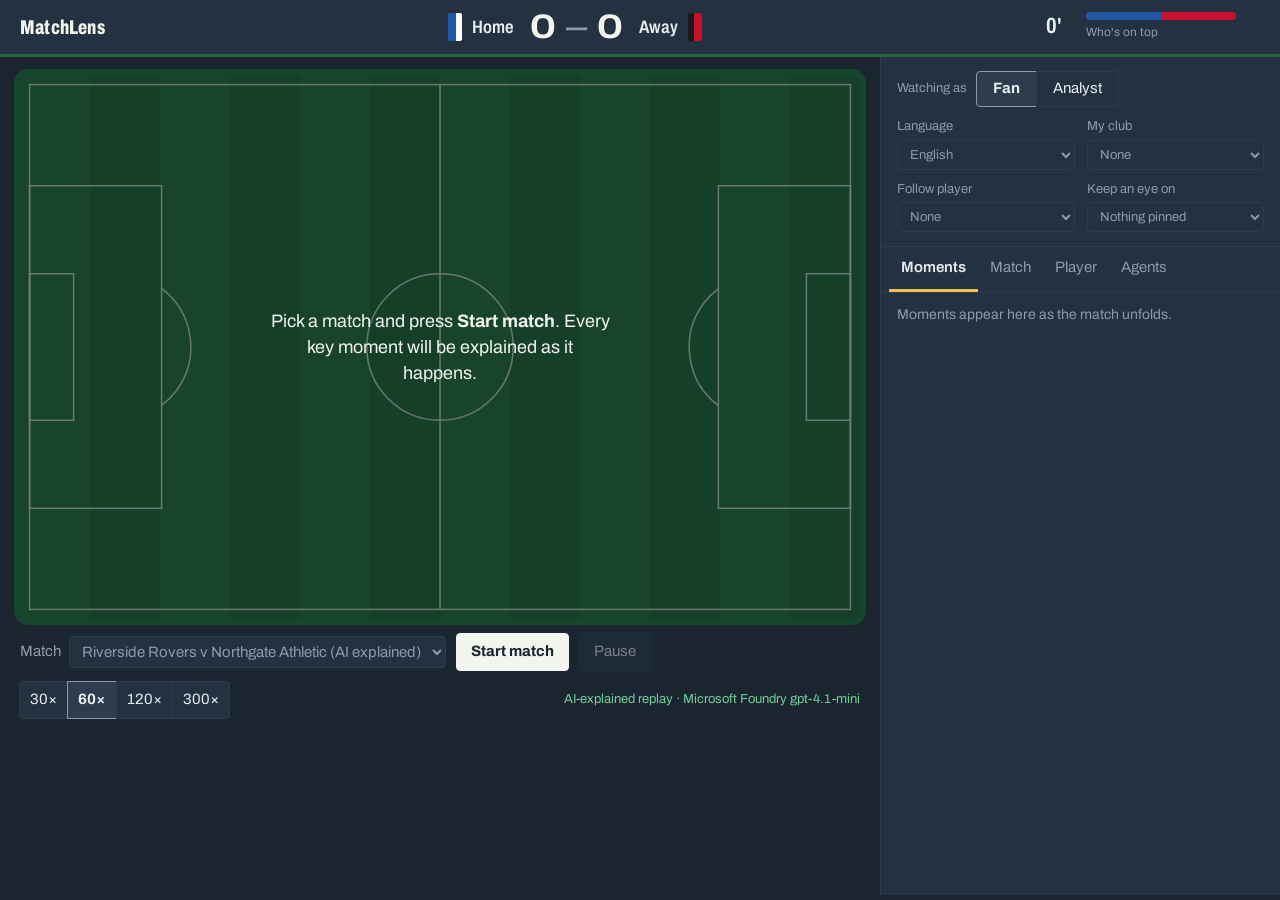
<file: docs/index.html>
<!doctype html>
<html lang="en">
<head>
  <meta charset="utf-8">
  <meta name="viewport" content="width=device-width, initial-scale=1">
  <title>MatchLens</title>
  <meta name="description" content="Live match intelligence: every key moment explained, in your language, your way.">
  <link rel="preconnect" href="https://fonts.googleapis.com">
  <link rel="preconnect" href="https://fonts.gstatic.com" crossorigin>
  <link href="https://fonts.googleapis.com/css2?family=Archivo:wdth,wght@62..125,300..900&display=swap" rel="stylesheet">
  <link rel="stylesheet" href="style.css">
</head>
<body>
  <header class="scoreboard" aria-live="polite">
    <div class="brand">MatchLens</div>
    <div class="score">
      <span class="team home"><i class="kit" id="kit-home"></i><span id="name-home">Home</span></span>
      <span class="digits"><b id="score-home">0</b><span class="dash">–</span><b id="score-away">0</b></span>
      <span class="team away"><span id="name-away">Away</span><i class="kit" id="kit-away"></i></span>
    </div>
    <div class="clock"><span id="clock">0'</span><span class="phase" id="phase" hidden></span></div>
    <div class="momentum" title="Share of attacking threat, last 5 minutes">
      <div class="bar"><span id="mom-home"></span><span id="mom-away"></span></div>
      <small>Who's on top</small>
    </div>
    <div class="focus-tile" id="focus-tile" hidden>
      <small id="focus-label"></small>
      <span id="focus-value"></span>
    </div>
  </header>

  <main class="layout">
    <section class="stage">
      <div class="pitch-wrap">
        <canvas id="pitch" aria-label="Live pitch view with player positions"></canvas>
        <div class="overlay corner_badge" id="ov-corner_badge" hidden></div>
        <div class="overlay full_banner" id="ov-full_banner" hidden></div>
        <div class="overlay lower_third" id="ov-lower_third" hidden></div>
        <div class="empty" id="empty">
          <p>Pick a match and press <b>Start match</b>. Every key moment will be explained as it happens.</p>
        </div>
      </div>

      <div class="controls">
        <label>Match <select id="match-select"></select></label>
        <button id="new-match" type="button" class="quiet">New match</button>
        <button id="start" type="button" class="primary">Start match</button>
        <button id="pause" type="button" disabled>Pause</button>
        <div class="speed" role="group" aria-label="Playback speed">
          <button type="button" data-speed="30">30×</button>
          <button type="button" data-speed="60" aria-pressed="true">60×</button>
          <button type="button" data-speed="120">120×</button>
          <button type="button" data-speed="300">300×</button>
        </div>
        <span class="ai-status" id="ai-status"></span>
      </div>
    </section>

    <aside class="panel">
      <form class="viewer" id="viewer" aria-label="Your viewing preferences">
        <div class="seg" role="group" aria-label="Watching as">
          <span class="seg-label">Watching as</span>
          <button type="button" data-mode="casual" aria-pressed="true">Fan</button>
          <button type="button" data-mode="analyst" aria-pressed="false">Analyst</button>
        </div>
        <label>Language <select id="language"></select></label>
        <label>My club <select id="fav-club"><option value="">None</option></select></label>
        <label>Follow player <select id="fav-player"><option value="">None</option></select></label>
        <label>Keep an eye on <select id="focus-metric">
          <option value="">Nothing pinned</option>
          <option value="xg">Chance quality (xG)</option>
          <option value="possession">Possession</option>
          <option value="shots">Shots</option>
          <option value="pressures">Pressing, last 5 min</option>
          <option value="pass_accuracy">Pass accuracy</option>
          <option value="distance_km">Distance run</option>
        </select></label>
      </form>

      <nav class="tabs" role="tablist">
        <button role="tab" aria-selected="true" data-tab="moments">Moments</button>
        <button role="tab" aria-selected="false" data-tab="match">Match</button>
        <button role="tab" aria-selected="false" data-tab="player">Player</button>
        <button role="tab" aria-selected="false" data-tab="agents">Agents</button>
      </nav>

      <div class="tab" id="tab-moments" role="tabpanel">
        <ol class="feed" id="feed"><li class="hint">Moments appear here as the match unfolds.</li></ol>
      </div>
      <div class="tab" id="tab-match" role="tabpanel" hidden>
        <div id="recap"></div>
        <h3>Momentum</h3>
        <canvas id="momentum-chart" height="90" aria-label="Momentum over the match"></canvas>
        <div id="team-stats"></div>
        <h3>Download the data</h3>
        <p class="hint" id="dl-note">Pick a match to download its data.</p>
        <div class="downloads" id="downloads"></div>
      </div>
      <div class="tab" id="tab-player" role="tabpanel" hidden>
        <div id="player-card"><p class="hint">Choose a player to follow above, or click one in the feed.</p></div>
      </div>
      <div class="tab" id="tab-agents" role="tabpanel" hidden>
        <ol class="pipeline" id="pipeline">
          <li data-agent="TacticalAnalyst">Tactical Analyst</li>
          <li data-agent="BroadcastNarrator">Narrator</li>
          <li data-agent="FactChecker">Fact Checker</li>
          <li data-agent="Localizer">Localizer</li>
        </ol>
        <p class="pipeline-side"><span data-agent="RecapWriter">Recap Writer</span><span data-agent="Personalizer">Personalizer</span><span data-agent="PlayerSpotlight">Player Spotlight</span></p>
        <div id="agent-summary" class="hint"></div>
        <ol class="trace" id="trace"></ol>
      </div>
    </aside>
  </main>

  <script src="static.js"></script>
  <script src="app.js"></script>
</body>
</html>
</file>
<file: docs/style.css>
:root {
  --turf: #1e5b3b;
  --turf-2: #22663f;
  --chalk: #f2f4ee;
  --stand: #1b2530;
  --stand-2: #233140;
  --stand-3: #2d3d4e;
  --text: #e8edf0;
  --muted: #8e9ba7;
  --flood: #f2c14e;
  --home: #1e5aa8;
  --home-2: #ffffff;
  --away: #c8102e;
  --away-2: #1a1a1a;
  --ok: #6fcf97;
  --warn: #f2994a;
  --radius-s: 4px;
  --radius-m: 8px;
  font-family: "Archivo", system-ui, sans-serif;
  font-variation-settings: "wdth" 100;
  color: var(--text);
  background: var(--stand);
}

* { box-sizing: border-box; }
body { margin: 0; min-height: 100vh; background: var(--stand); font-size: 15px; line-height: 1.45; }
button, select { font: inherit; color: inherit; }
:focus-visible { outline: 2px solid var(--flood); outline-offset: 2px; }
[hidden] { display: none !important; }

/* ------------------------------------------------ scoreboard */
.scoreboard {
  display: grid;
  grid-template-columns: auto 1fr auto auto auto;
  align-items: center;
  gap: 24px;
  padding: 10px 20px;
  background: var(--stand-2);
  border-bottom: 3px solid var(--turf-2);
}
.brand { font-weight: 800; font-variation-settings: "wdth" 70; font-size: 20px; letter-spacing: .01em; color: var(--chalk); }
.score { display: flex; align-items: center; justify-content: center; gap: 16px; min-width: 0; }
.team { display: flex; align-items: center; gap: 10px; font-weight: 600; font-variation-settings: "wdth" 80; font-size: 18px; min-width: 0; }
.team span { white-space: nowrap; overflow: hidden; text-overflow: ellipsis; }
.team.fav span { color: var(--flood); }
.kit { width: 14px; height: 28px; border-radius: 2px; display: inline-block; flex: none; }
#kit-home { background: linear-gradient(90deg, var(--home) 60%, var(--home-2) 60%); }
#kit-away { background: linear-gradient(90deg, var(--away-2) 40%, var(--away) 40%); }
.digits { font-weight: 900; font-variation-settings: "wdth" 125; font-size: 34px; line-height: 1; color: var(--chalk); display: flex; gap: 10px; font-variant-numeric: tabular-nums; }
.dash { color: var(--muted); font-weight: 400; }
.clock { display: flex; flex-direction: column; align-items: center; font-weight: 700; font-variation-settings: "wdth" 75; font-size: 22px; font-variant-numeric: tabular-nums; }
.phase { font-size: 12px; font-weight: 600; padding: 1px 8px; border-radius: 10px; background: var(--stand-3); color: var(--text); }
.phase.chaos { background: var(--warn); color: #1b1b1b; }
.momentum { width: 150px; display: flex; flex-direction: column; gap: 4px; }
.momentum small, .focus-tile small { color: var(--muted); font-size: 12px; }
.momentum .bar { display: flex; height: 8px; border-radius: 4px; overflow: hidden; background: var(--stand-3); }
#mom-home { background: var(--home); width: 50%; transition: width .8s ease; }
#mom-away { background: var(--away); width: 50%; transition: width .8s ease; }
.focus-tile { display: flex; flex-direction: column; min-width: 110px; }
#focus-value { font-weight: 700; font-variation-settings: "wdth" 80; font-variant-numeric: tabular-nums; }

/* ------------------------------------------------ layout */
.layout { display: grid; grid-template-columns: minmax(0, 1fr) 400px; gap: 0; min-height: calc(100vh - 62px); }
.stage { padding: 18px 20px; display: flex; flex-direction: column; gap: 14px; min-width: 0; }
.panel { background: var(--stand-2); border-left: 1px solid var(--stand-3); display: flex; flex-direction: column; min-height: 0; max-height: calc(100vh - 62px); }

/* ------------------------------------------------ pitch */
.pitch-wrap { position: relative; width: 100%; aspect-ratio: 105 / 68; border-radius: var(--radius-m); overflow: hidden; background: var(--turf); box-shadow: 0 0 0 6px #17462e; }
#pitch { width: 100%; height: 100%; display: block; }
.empty { position: absolute; inset: 0; display: grid; place-items: center; text-align: center; padding: 24px; background: rgba(15, 40, 26, .55); }
.empty p { max-width: 34ch; font-size: 18px; color: var(--chalk); margin: 0; }

.overlay { position: absolute; color: var(--chalk); background: rgba(16, 24, 32, .92); border-radius: var(--radius-s); }
.overlay .cap { font-weight: 800; font-variation-settings: "wdth" 72; line-height: 1.1; }
.overlay .sub { font-size: 14px; color: #cfd8de; margin-top: 4px; }
.overlay .why { font-size: 13px; color: var(--flood); margin-top: 4px; }
.overlay .meta { font-size: 12px; color: var(--muted); font-variation-settings: "wdth" 75; }
.overlay[dir="rtl"] { text-align: right; }

.overlay.lower_third { left: 4%; right: 18%; bottom: 5%; padding: 10px 16px 12px 22px; border-left: 6px solid var(--edge, var(--flood)); }
.overlay.lower_third .cap { font-size: clamp(18px, 2.2vw, 28px); }
.overlay.full_banner { left: 10%; right: 10%; top: 50%; transform: translateY(-50%); padding: 18px 26px; text-align: center; border-top: 6px solid var(--edge, var(--flood)); }
.overlay.full_banner .cap { font-size: clamp(22px, 2.6vw, 36px); font-variation-settings: "wdth" 66; }
.overlay.corner_badge { right: 2.5%; top: 4%; max-width: 38%; padding: 8px 12px; border-right: 4px solid var(--edge, var(--flood)); }
.overlay.corner_badge .cap { font-size: clamp(14px, 1.4vw, 18px); }
.overlay.show { animation: land .35s ease-out; }
@keyframes land { from { opacity: 0; translate: 0 8px; } to { opacity: 1; translate: 0 0; } }

/* ------------------------------------------------ controls */
.controls { display: flex; flex-wrap: wrap; align-items: center; gap: 10px; }
.controls label { display: flex; align-items: center; gap: 8px; color: var(--muted); min-width: 0; max-width: 100%; }
.controls select { min-width: 0; text-overflow: ellipsis; }
select { background: var(--stand-2); border: 1px solid var(--stand-3); border-radius: var(--radius-s); padding: 6px 8px; max-width: 100%; }
button { background: var(--stand-2); border: 1px solid var(--stand-3); border-radius: var(--radius-s); padding: 7px 14px; cursor: pointer; }
button:hover:not(:disabled) { border-color: var(--muted); }
button:disabled { opacity: .45; cursor: default; }
button.primary { background: var(--chalk); color: var(--stand); border-color: var(--chalk); font-weight: 700; }
button.quiet { background: transparent; }
.speed { display: inline-flex; }
.speed button { border-radius: 0; margin-left: -1px; padding: 7px 10px; }
.speed button:first-child { border-radius: var(--radius-s) 0 0 var(--radius-s); }
.speed button:last-child { border-radius: 0 var(--radius-s) var(--radius-s) 0; }
.speed button[aria-pressed="true"], .seg button[aria-pressed="true"] { background: var(--stand-3); border-color: var(--muted); font-weight: 700; }
.ai-status { color: var(--muted); font-size: 13px; margin-left: auto; }
.ai-status.live { color: var(--ok); }

/* ------------------------------------------------ panel */
.viewer { display: grid; grid-template-columns: 1fr 1fr; gap: 10px 12px; padding: 14px 16px; border-bottom: 1px solid var(--stand-3); }
.viewer label { display: flex; flex-direction: column; gap: 4px; font-size: 13px; color: var(--muted); min-width: 0; }
.seg { grid-column: 1 / -1; display: flex; align-items: center; gap: 0; }
.seg-label { color: var(--muted); font-size: 13px; margin-right: 10px; }
.seg button { border-radius: 0; margin-left: -1px; padding: 6px 16px; }
.seg button[data-mode="casual"] { border-radius: var(--radius-s) 0 0 var(--radius-s); }
.seg button[data-mode="analyst"] { border-radius: 0 var(--radius-s) var(--radius-s) 0; }

.tabs { display: flex; border-bottom: 1px solid var(--stand-3); padding: 0 8px; }
.tabs button { background: none; border: none; border-bottom: 3px solid transparent; border-radius: 0; padding: 10px 12px; color: var(--muted); }
.tabs button[aria-selected="true"] { color: var(--text); border-bottom-color: var(--flood); font-weight: 600; }
.tab { overflow-y: auto; padding: 12px 16px 24px; flex: 1; min-height: 0; }
.tab h3 { font-size: 14px; font-weight: 700; margin: 16px 0 6px; color: var(--muted); }
.hint { color: var(--muted); font-size: 14px; list-style: none; }

.feed { list-style: none; margin: 0; padding: 0; display: flex; flex-direction: column; }
.feed li.moment { padding: 10px 0 12px 12px; border-left: 3px solid var(--edge, var(--stand-3)); border-bottom: 1px solid var(--stand-3); margin-bottom: 2px; }
.feed li.moment.big { background: rgba(242, 193, 78, .06); }
.feed .row { display: flex; gap: 8px; align-items: baseline; }
.feed .t { font-weight: 700; font-variation-settings: "wdth" 75; color: var(--muted); font-variant-numeric: tabular-nums; min-width: 42px; }
.feed .cap { font-weight: 700; font-variation-settings: "wdth" 85; }
.feed .txt { margin: 4px 0 0 50px; color: #cdd6dc; font-size: 14px; }
.feed .why { margin: 6px 0 0 50px; font-size: 13px; color: var(--flood); }
.feed .tags { margin: 6px 0 0 50px; display: flex; gap: 6px; flex-wrap: wrap; }
.badge { font-size: 11px; padding: 1px 7px; border-radius: 9px; background: var(--stand-3); color: var(--muted); }
.badge.ok { color: var(--ok); }
.badge.fav { background: var(--flood); color: #1b1b1b; }
.badge.pending { color: var(--warn); }
.link { background: none; border: none; padding: 0; color: var(--text); text-decoration: underline; text-underline-offset: 2px; cursor: pointer; }

.recap { padding: 12px 14px; border-left: 4px solid var(--flood); background: var(--stand); border-radius: var(--radius-s); margin-bottom: 8px; }
.recap h4 { margin: 0 0 6px; font-size: 17px; font-variation-settings: "wdth" 80; }
.recap p { margin: 6px 0; font-size: 14px; color: #cdd6dc; }
.recap ul { margin: 6px 0; padding-left: 18px; font-size: 13px; color: #cdd6dc; }
#momentum-chart { width: 100%; height: 90px; display: block; background: var(--stand); border-radius: var(--radius-s); }
.stat { display: grid; grid-template-columns: 52px 1fr 52px; gap: 8px; align-items: center; margin: 8px 0; font-variant-numeric: tabular-nums; }
.stat .lbl { grid-column: 1 / -1; text-align: center; font-size: 12px; color: var(--muted); margin-bottom: -4px; }
.stat .v { font-weight: 700; font-variation-settings: "wdth" 80; }
.stat .v.r { text-align: right; }
.stat .split { display: flex; height: 6px; border-radius: 3px; overflow: hidden; background: var(--stand-3); }
.stat .split i { display: block; }

.downloads { display: grid; gap: 6px; margin-top: 6px; }
.dl { display: flex; flex-direction: column; gap: 2px; padding: 8px 12px; border: 1px solid var(--stand-3); border-radius: var(--radius-s); color: var(--text); text-decoration: none; background: var(--stand); }
.dl:hover { border-color: var(--muted); }
.dl b { font-weight: 600; font-size: 14px; }
.dl span { font-size: 12px; color: var(--muted); }
.dl.all { border-color: var(--flood); }
.dl.all b { color: var(--flood); }

.pcard h4 { margin: 4px 0 2px; font-size: 20px; font-variation-settings: "wdth" 80; }
.pcard .sub { color: var(--muted); font-size: 13px; }
.pcard .rating { float: right; font-weight: 900; font-variation-settings: "wdth" 110; font-size: 26px; color: var(--flood); }
.pcard table { width: 100%; border-collapse: collapse; font-size: 14px; margin-top: 4px; }
.pcard td { padding: 4px 0; border-bottom: 1px solid var(--stand-3); }
.pcard td.v { text-align: right; font-weight: 600; font-variant-numeric: tabular-nums; }
.pcard td.rk { text-align: right; color: var(--muted); font-size: 12px; width: 70px; }
.pcard td.rk.top { color: var(--flood); }
.spot { margin: 10px 0; padding: 10px 12px; background: var(--stand); border-left: 4px solid var(--flood); border-radius: var(--radius-s); font-size: 14px; }
.spot ul { margin: 6px 0 0; padding-left: 18px; }

.pipeline { list-style: none; display: flex; flex-wrap: wrap; gap: 6px; padding: 0; margin: 4px 0; counter-reset: step; }
.pipeline li, .pipeline-side span { font-size: 12px; padding: 4px 10px; border-radius: 12px; border: 1px solid var(--stand-3); color: var(--muted); transition: background .3s, color .3s; }
.pipeline li::before { counter-increment: step; content: counter(step) " "; color: var(--muted); }
.pipeline-side { display: flex; gap: 6px; flex-wrap: wrap; margin: 6px 0 10px; }
.active { background: var(--flood) !important; color: #1b1b1b !important; border-color: var(--flood) !important; }
.trace { list-style: none; padding: 0; margin: 8px 0; font-size: 13px; }
.trace li { display: grid; grid-template-columns: 1fr auto; gap: 2px 8px; padding: 6px 0; border-bottom: 1px solid var(--stand-3); }
.trace .a { font-weight: 600; }
.trace .s.ok { color: var(--ok); }
.trace .s.error, .trace .s.retry { color: var(--warn); }
.trace .n { grid-column: 1 / -1; color: var(--muted); font-size: 12px; }

/* ------------------------------------------------ responsive */
@media (max-width: 1000px) {
  .layout { grid-template-columns: 1fr; }
  .panel { max-height: none; border-left: none; border-top: 1px solid var(--stand-3); }
  .scoreboard { grid-template-columns: 1fr auto; gap: 8px 16px; }
  .brand { display: none; }
  .score { grid-column: 1 / -1; }
  .momentum { width: 120px; }
}
@media (max-width: 560px) {
  .stage { padding: 12px 16px; }
  .digits { font-size: 28px; }
  .team { font-size: 15px; }
  .viewer { grid-template-columns: 1fr; }
  .overlay.lower_third { right: 4%; }
  .controls label { width: 100%; }
  .controls label select { flex: 1; width: 100%; }
  .ai-status { margin-left: 0; width: 100%; }
  .pitch-wrap { box-shadow: 0 0 0 3px #17462e; }
  .overlay .sub, .overlay .why { display: none; }
}
@media (prefers-reduced-motion: reduce) {
  .overlay.show { animation: none; }
  #mom-home, #mom-away { transition: none; }
}
</file>
